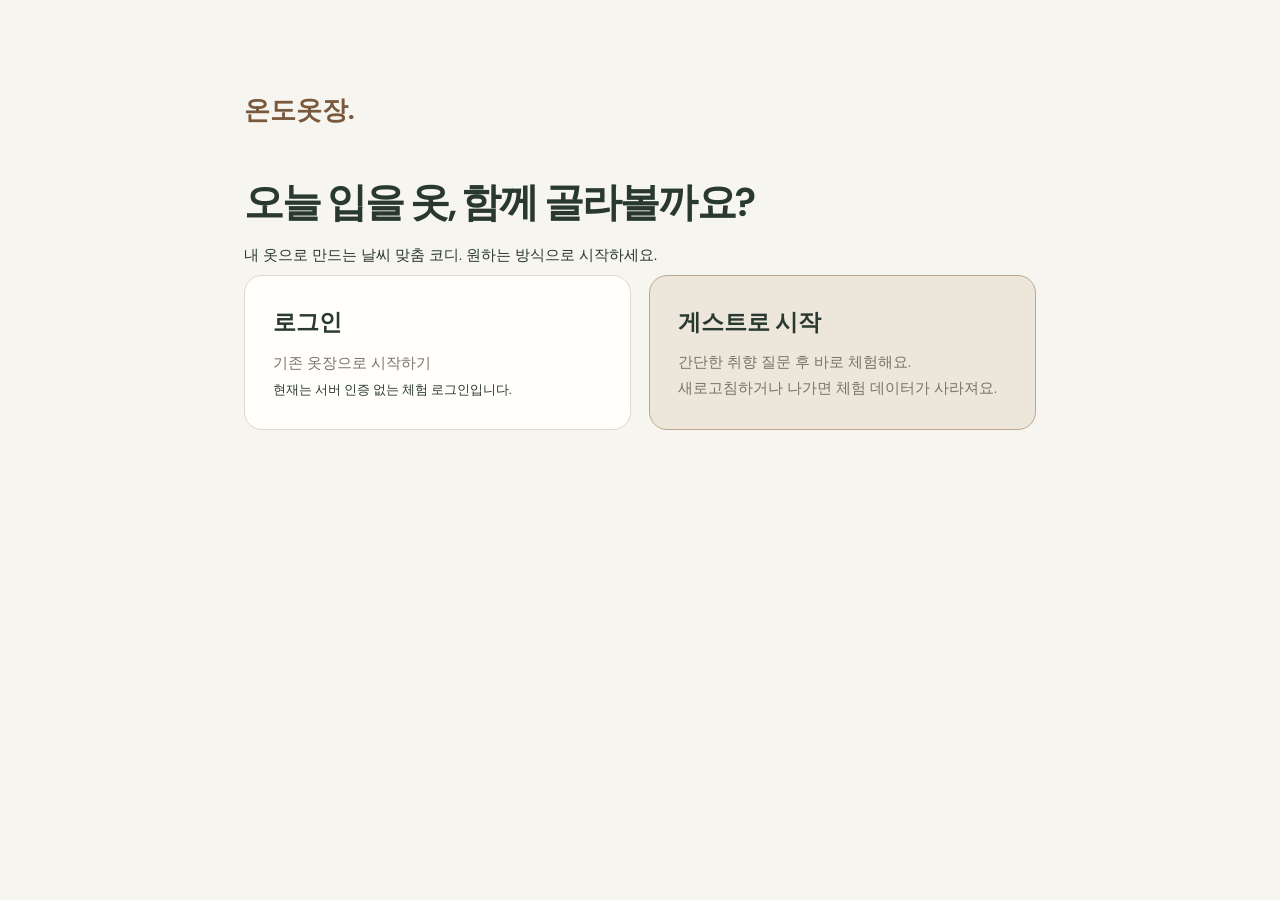
<file: backups/ondo-before-shelf-20261119/index.html>
<!doctype html><html lang="ko"><head><meta charset="utf-8"><meta name="viewport" content="width=device-width,initial-scale=1"><title>온도옷장 · 오늘의 날씨, 오늘의 옷</title>
<link rel="stylesheet" href="assets/css/style-01.css"><link rel="stylesheet" href="assets/css/style-02.css"><link rel="stylesheet" href="assets/css/onboarding.css"></head><body class="entry-mode"><script src="assets/js/session.js"></script>
<header><div class="brand">온도<span>옷장.</span></div><small>WEATHER MEETS WARDROBE</small></header>
<main><div class="intro"><div class="eyebrow">DRESS FOR YOUR DAY<h1>오늘, 겉옷 챙길까?</h1></div><p class="muted">날씨부터 목적지까지.<br>나가기 전, 오늘의 옷을 골라보세요.</p></div>
<div class="layout"><aside class="controls"><h2>오늘의 외출</h2>
<label class="field"><span>어디에 계신가요?</span><select id="city"><option value="37.5665,126.978">서울</option><option value="35.1796,129.0756">부산</option><option value="35.8714,128.6014">대구</option><option value="37.4563,126.7052">인천</option><option value="36.3504,127.3845">대전</option><option value="35.1595,126.8526">광주</option><option value="33.4996,126.5312">제주</option></select></label>
<button class="primary" id="fetchWeather">오늘 날씨 가져오기</button><p id="status" role="status">날씨를 불러오거나 아래에 직접 입력해 주세요.</p>
<label class="field"><span>코디 스타일</span><select id="gender"><option value="men">남성 코디</option><option value="women">여성 코디</option></select></label><label class="field age-field"><span>나이대</span><select id="ageGroup"><option value="">선택 안 함</option><option value="teens">10대</option><option value="20s">20대</option><option value="30s">30대</option><option value="40s">40대</option><option value="50s">50대</option><option value="60plus">60대 이상</option></select></label><div class="field"><span>어디로 가나요?</span><div class="places" id="places"><button data-place="office" aria-pressed="true">출근 · 미팅</button><button data-place="cafe" aria-pressed="false">카페 · 데이트</button><button data-place="outdoor" aria-pressed="false">산책 · 야외</button><button data-place="formal" aria-pressed="false">격식 있는 자리</button></div></div>
<label class="field"><span>추위를 타는 편인가요?</span><select id="sensitivity"><option value="0">보통이에요</option><option value="-3">추위를 많이 타요</option><option value="3">더위를 많이 타요</option></select></label>
<details><summary>날씨 직접 입력하기</summary><form id="manual" class="manual"><label>최저 기온 °C<input id="low" type="number" min="-50" max="55" value="11" required></label><label>최고 기온 °C<input id="high" type="number" min="-50" max="55" value="22" required></label><label>현재 체감 °C<input id="feel" type="number" min="-60" max="60" value="17" required></label><label>비·눈<select id="condition"><option value="dry">맑음·흐림</option><option value="rain">비</option><option value="snow">눈</option></select></label><button type="submit">입력한 날씨로 추천</button></form></details>
</aside><section id="result" aria-live="polite"><div class="weather"><div class="weather-top"><div><div id="weatherLabel" class="eyebrow">직접 입력 예시 · 간절기</div><div class="temperature" id="temperature">17°</div><span id="conditionLabel">체감 기온 · 비·눈 없음</span></div><div id="weatherIcon" class="weather-icon" aria-hidden="true">☀</div></div><div class="metrics"><div>최저 / 최고<strong id="range">11° / 22°</strong></div><div>일교차<strong id="gap">11°</strong></div><div>강수 확률<strong id="rainChance">미입력</strong></div></div><p class="advice" id="weatherAdvice"></p></div>
<div class="cards"><article class="card"><div class="symbol" aria-hidden="true">🧥</div><h3 id="outerTitle"></h3><p id="outerText"></p></article><article class="card"><div class="symbol" aria-hidden="true">👟</div><h3 id="shoeTitle"></h3><p id="shoeText"></p><p class="note" id="avoidShoes"></p></article></div>
<div class="mannequin-panel"><div><div class="eyebrow">YOUR OUTFIT</div><h2>오늘의 코디 미리보기</h2><p class="muted" id="outfitCaption"></p><p class="note">추천 색상과 옷의 조합을 표현한 간단한 마네킹입니다.</p></div><div class="figure-stage"><div id="mannequin" class="mannequin"><div class="figure-head"></div><div class="figure-neck"></div><div class="figure-top"></div><div class="figure-arm left"></div><div class="figure-arm right"></div><div class="figure-outer left"></div><div class="figure-outer right"></div><div class="figure-waist"></div><div class="figure-leg left"></div><div class="figure-leg right"></div><div class="figure-skirt"></div><div class="figure-shoe left"></div><div class="figure-shoe right"></div></div></div></div><div class="look"><div><div class="eyebrow" style="color:#c8d5ae">TODAY’S PALETTE</div><h2 id="lookTitle"></h2><p class="muted" id="lookDescription"></p><div class="swatches" id="swatches"></div><small id="colorNames"></small></div><div class="look-list" id="lookList"></div></div>
<footer>추천은 기온과 장소에 따른 기본 가이드입니다. 개인의 활동량과 체감에 맞춰 조절하세요.<br>예보 제공 · <a href="https://open-meteo.com/" target="_blank" rel="noopener">Open-Meteo</a> · 조회 실패 시 직접 입력으로 사용할 수 있습니다.</footer>
</section></div></main>
<script type="text/plain" data-app-script="assets/js/weather.js"></script>

<link rel="stylesheet" href="assets/css/style-03.css">
<script type="text/plain" data-app-script="assets/js/wardrobe.js"></script>
<script type="text/plain" data-app-script="assets/js/mannequin.js"></script>

<link rel="stylesheet" href="assets/css/style-04.css">
<script type="text/plain" data-app-script="assets/js/body-controls.js"></script>

<link rel="stylesheet" href="assets/css/style-05.css">
<script type="text/plain" data-app-script="assets/js/pinterest.js?v=2"></script>

<link rel="stylesheet" href="assets/css/style-06.css?v=4">
<script type="text/plain" data-app-script="assets/js/inspiration.js?v=5"></script>

<link rel="stylesheet" href="assets/css/style-07.css">
<script type="text/plain" data-app-script="assets/js/navigation.js"></script>
<link rel="stylesheet" href="assets/css/style-08.css">
<script type="text/plain" data-app-script="assets/js/personalization.js"></script><link rel="stylesheet" href="assets/css/style-09.css"><script type="text/plain" data-app-script="assets/js/upload-guide.js"></script><script src="assets/js/onboarding.js"></script></body></html>
</file>
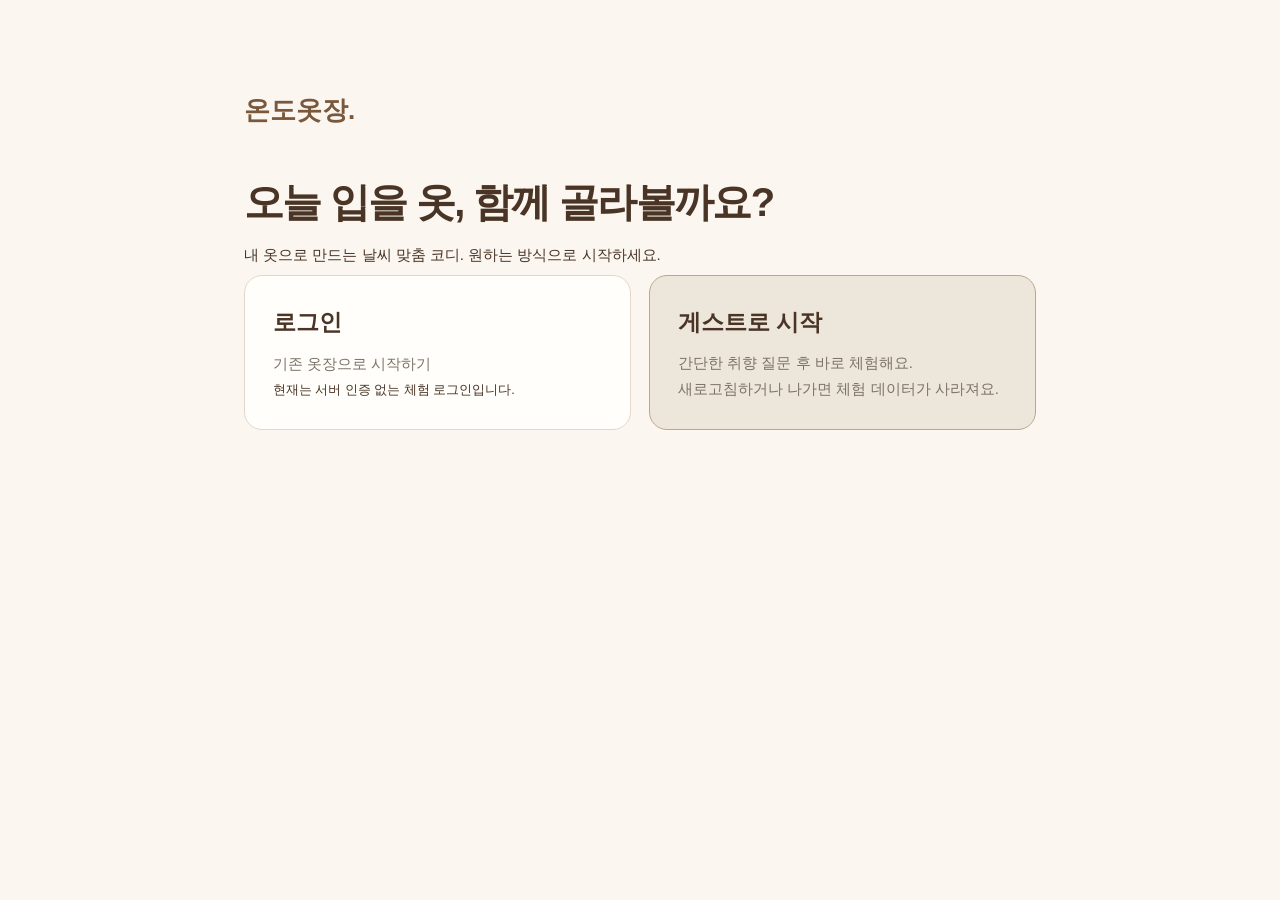
<file: backups/pre-modern/index.html>
<!doctype html><html lang="ko"><head><meta charset="utf-8"><meta name="viewport" content="width=device-width,initial-scale=1"><title>온도옷장 · 오늘의 날씨, 오늘의 옷</title>
<link rel="stylesheet" href="assets/css/style-01.css"><link rel="stylesheet" href="assets/css/style-02.css"><link rel="stylesheet" href="assets/css/onboarding.css"></head><body class="entry-mode"><script src="assets/js/session.js"></script>
<header><div class="brand">온도<span>옷장.</span></div><small>WEATHER MEETS WARDROBE</small></header>
<main><div class="intro"><div class="eyebrow">DRESS FOR YOUR DAY<h1>오늘, 겉옷 챙길까?</h1></div><p class="muted">날씨부터 목적지까지.<br>나가기 전, 오늘의 옷을 골라보세요.</p></div>
<div class="layout"><aside class="controls"><h2>오늘의 외출</h2>
<label class="field"><span>어디에 계신가요?</span><select id="city"><option value="37.5665,126.978">서울</option><option value="35.1796,129.0756">부산</option><option value="35.8714,128.6014">대구</option><option value="37.4563,126.7052">인천</option><option value="36.3504,127.3845">대전</option><option value="35.1595,126.8526">광주</option><option value="33.4996,126.5312">제주</option></select></label>
<button class="primary" id="fetchWeather">오늘 날씨 가져오기</button><p id="status" role="status">날씨를 불러오거나 아래에 직접 입력해 주세요.</p>
<label class="field"><span>코디 스타일</span><select id="gender"><option value="men">남성 코디</option><option value="women">여성 코디</option></select></label><label class="field age-field"><span>나이대</span><select id="ageGroup"><option value="">선택 안 함</option><option value="teens">10대</option><option value="20s">20대</option><option value="30s">30대</option><option value="40s">40대</option><option value="50s">50대</option><option value="60plus">60대 이상</option></select></label><div class="field"><span>어디로 가나요?</span><div class="places" id="places"><button data-place="office" aria-pressed="true">출근 · 미팅</button><button data-place="cafe" aria-pressed="false">카페 · 데이트</button><button data-place="outdoor" aria-pressed="false">산책 · 야외</button><button data-place="formal" aria-pressed="false">격식 있는 자리</button></div></div>
<label class="field"><span>추위를 타는 편인가요?</span><select id="sensitivity"><option value="0">보통이에요</option><option value="-3">추위를 많이 타요</option><option value="3">더위를 많이 타요</option></select></label>
<details><summary>날씨 직접 입력하기</summary><form id="manual" class="manual"><label>최저 기온 °C<input id="low" type="number" min="-50" max="55" value="11" required></label><label>최고 기온 °C<input id="high" type="number" min="-50" max="55" value="22" required></label><label>현재 체감 °C<input id="feel" type="number" min="-60" max="60" value="17" required></label><label>비·눈<select id="condition"><option value="dry">맑음·흐림</option><option value="rain">비</option><option value="snow">눈</option></select></label><button type="submit">입력한 날씨로 추천</button></form></details>
</aside><section id="result" aria-live="polite"><div class="weather"><div class="weather-top"><div><div id="weatherLabel" class="eyebrow">직접 입력 예시 · 간절기</div><div class="temperature" id="temperature">17°</div><span id="conditionLabel">체감 기온 · 비·눈 없음</span></div><div id="weatherIcon" class="weather-icon" aria-hidden="true">☀</div></div><div class="metrics"><div>최저 / 최고<strong id="range">11° / 22°</strong></div><div>일교차<strong id="gap">11°</strong></div><div>강수 확률<strong id="rainChance">미입력</strong></div></div><p class="advice" id="weatherAdvice"></p></div>
<div class="cards"><article class="card"><div class="symbol" aria-hidden="true">🧥</div><h3 id="outerTitle"></h3><p id="outerText"></p></article><article class="card"><div class="symbol" aria-hidden="true">👟</div><h3 id="shoeTitle"></h3><p id="shoeText"></p><p class="note" id="avoidShoes"></p></article></div>
<div class="mannequin-panel"><div><div class="eyebrow">YOUR OUTFIT</div><h2>오늘의 코디 미리보기</h2><p class="muted" id="outfitCaption"></p><p class="note">추천 색상과 옷의 조합을 표현한 간단한 마네킹입니다.</p></div><div class="figure-stage"><div id="mannequin" class="mannequin"><div class="figure-head"></div><div class="figure-neck"></div><div class="figure-top"></div><div class="figure-arm left"></div><div class="figure-arm right"></div><div class="figure-outer left"></div><div class="figure-outer right"></div><div class="figure-waist"></div><div class="figure-leg left"></div><div class="figure-leg right"></div><div class="figure-skirt"></div><div class="figure-shoe left"></div><div class="figure-shoe right"></div></div></div></div><div class="look"><div><div class="eyebrow" style="color:#c8d5ae">TODAY’S PALETTE</div><h2 id="lookTitle"></h2><p class="muted" id="lookDescription"></p><div class="swatches" id="swatches"></div><small id="colorNames"></small></div><div class="look-list" id="lookList"></div></div>
<footer>추천은 기온과 장소에 따른 기본 가이드입니다. 개인의 활동량과 체감에 맞춰 조절하세요.<br>예보 제공 · <a href="https://open-meteo.com/" target="_blank" rel="noopener">Open-Meteo</a> · 조회 실패 시 직접 입력으로 사용할 수 있습니다.</footer>
</section></div></main>
<script type="text/plain" data-app-script="assets/js/weather.js"></script>

<link rel="stylesheet" href="assets/css/style-03.css">
<script type="text/plain" data-app-script="assets/js/wardrobe.js?v=mvp1"></script>
<script type="text/plain" data-app-script="assets/js/mannequin.js"></script>

<link rel="stylesheet" href="assets/css/style-04.css">
<script type="text/plain" data-app-script="assets/js/body-controls.js"></script>

<link rel="stylesheet" href="assets/css/style-05.css">
<script type="text/plain" data-app-script="assets/js/pinterest.js?v=2"></script>

<link rel="stylesheet" href="assets/css/style-06.css?v=4">
<script type="text/plain" data-app-script="assets/js/inspiration.js?v=5"></script>

<link rel="stylesheet" href="assets/css/style-07.css">
<script type="text/plain" data-app-script="assets/js/navigation.js"></script>
<link rel="stylesheet" href="assets/css/style-08.css">
<link rel="stylesheet" href="assets/css/style-09.css"><script type="text/plain" data-app-script="assets/js/upload-guide.js"></script><link rel="stylesheet" href="assets/css/shelf.css?v=1"><script type="text/plain" data-app-script="assets/js/shelf.js?v=1"></script><script src="assets/js/onboarding.js"></script></body></html>
</file>
<file: backups/ondo-before-shelf-20261119/assets/css/style-01.css>
@import url('https://fonts.googleapis.com/css2?family=DM+Sans:wght@400;500;600;700&display=swap');
*{box-sizing:border-box}body{margin:0;background:#f7f5ef;color:#29392f;font:15px/1.6 "DM Sans","Malgun Gothic",sans-serif}button,input,select{font:inherit}button{cursor:pointer}header{max-width:1220px;margin:auto;padding:25px 28px;display:flex;justify-content:space-between;border-bottom:1px solid #dce1d7}.brand{font-size:23px;font-weight:700;letter-spacing:-1px}.brand span{color:#8c9b5b}header small{color:#798476}main{max-width:1220px;margin:auto;padding:42px 28px}.intro{display:flex;justify-content:space-between;align-items:end;margin-bottom:28px}h1{font-size:clamp(32px,4vw,52px);letter-spacing:-2px;line-height:1.25;margin:8px 0 16px}h2{font-size:23px;letter-spacing:-.7px;margin:0 0 14px}h3{margin:0 0 8px;font-size:17px}p{margin:8px 0}.muted{color:#788374}.eyebrow{font-size:11px;letter-spacing:2px;color:#7e895e;font-weight:bold}.layout{display:grid;grid-template-columns:320px 1fr;gap:24px}.controls{background:#fffefa;border:1px solid #e0e4d9;padding:24px;border-radius:20px;align-self:start}.field{display:grid;gap:7px;margin-bottom:18px}.field>span{font-size:12px;font-weight:bold}select,input{width:100%;background:white;border:1px solid #d7dece;border-radius:9px;padding:10px;color:inherit}button{border:1px solid #d7dece;border-radius:9px;padding:10px 14px;background:white;color:inherit}.primary{background:#344f3e;color:white;border:0;width:100%}.places{display:flex;flex-wrap:wrap;gap:7px}.places button{font-size:12px;padding:8px 10px}.places button[aria-pressed=true]{background:#e8eddd;border-color:#8a9b70}.weather{background:#e9eecf;border-radius:20px;padding:27px;position:relative;overflow:hidden}.weather-top{display:flex;justify-content:space-between;align-items:start}.temperature{font-size:66px;letter-spacing:-4px;line-height:1.2}.weather-icon{font-size:66px}.metrics{display:flex;gap:28px;margin-top:18px;font-size:12px}.metrics strong{display:block;font-size:18px}.advice{margin:20px 0 0;background:#ffffff90;padding:13px 16px;border-radius:10px}.cards{display:grid;grid-template-columns:1fr 1fr;gap:16px;margin:20px 0}.card{background:#fffefa;border:1px solid #e1e4db;border-radius:18px;padding:24px}.card .symbol{font-size:30px;margin-bottom:10px}.look{background:#344f3e;color:#f4f5ed;border-radius:20px;padding:26px;display:grid;grid-template-columns:1fr 1fr;gap:24px}.look .muted{color:#c2ceb7}.swatches{display:flex;margin:18px 0 10px;gap:8px}.swatch{flex:1;height:74px;border:1px solid #ffffff33;border-radius:10px}.look-list{border-left:1px solid #ffffff25;padding-left:23px}.look-list p{margin:0;padding:10px 0;border-bottom:1px solid #ffffff25}.look-list small{display:block;color:#b8c7b0}details{margin-top:20px;font-size:12px}summary{cursor:pointer}.manual{display:grid;grid-template-columns:1fr 1fr;gap:9px;margin-top:12px}.manual label{font-size:12px}.manual button{grid-column:1/-1}#status{font-size:12px;margin:12px 0;min-height:20px}footer{font-size:11px;color:#788374;margin-top:24px}footer a{color:inherit}.note{font-size:12px;color:#788374}.loading{opacity:.5}@media(max-width:820px){.layout{grid-template-columns:1fr}.controls{display:block}.intro{display:block}main{padding:25px 16px}header{padding:18px 16px}.look{grid-template-columns:1fr}.look-list{border-left:0;padding-left:0}.cards{gap:10px}.card{padding:18px}.metrics{gap:20px}}
</file>
<file: backups/ondo-before-shelf-20261119/assets/css/style-02.css>
.mannequin-panel{display:grid;grid-template-columns:1fr 220px;gap:20px;align-items:center;background:#f0eee5;border:1px solid #e1dfd3;border-radius:20px;padding:25px;margin-bottom:20px}.figure-stage{display:grid;place-items:center;min-height:340px;background:radial-gradient(ellipse at bottom,#d5d5c8 0,transparent 65%);border-radius:80px}.mannequin{position:relative;width:160px;height:315px;--outfit-top:#e8e1d3;--outfit-bottom:#394956;--outfit-outer:#8c8171}.mannequin>div{position:absolute}.figure-head{width:42px;height:52px;background:#cbc8bd;border-radius:45% 45% 42% 42%;left:59px;top:0}.figure-neck{width:19px;height:20px;background:#cbc8bd;left:70px;top:43px}.figure-top{width:82px;height:102px;left:39px;top:59px;background:var(--outfit-top);border-radius:21px 21px 7px 7px;box-shadow:inset 0 0 0 1px #00000012}.figure-arm{width:22px;height:107px;top:65px;background:var(--outfit-top);border-radius:14px 14px 8px 8px}.figure-arm.left{left:22px;transform:rotate(10deg)}.figure-arm.right{right:22px;transform:rotate(-10deg)}.figure-waist{left:42px;top:157px;width:76px;height:26px;background:var(--outfit-bottom);border-radius:4px}.figure-leg{top:175px;width:34px;height:117px;background:var(--outfit-bottom);border-radius:0 0 5px 5px}.figure-leg.left{left:42px}.figure-leg.right{right:42px}.figure-shoe{top:287px;width:40px;height:18px;background:#373932;border-radius:8px 8px 4px 4px}.figure-shoe.left{left:36px}.figure-shoe.right{right:36px}.figure-skirt{display:none;left:29px;top:174px;width:102px;height:82px;background:var(--outfit-bottom);clip-path:polygon(13% 0,87% 0,100% 100%,0 100%)}.skirt .figure-skirt{display:block}.skirt .figure-leg{background:#cbc8bd;width:22px}.skirt .figure-leg.left{left:47px}.skirt .figure-leg.right{right:47px}.figure-outer{display:none;top:59px;width:34px;height:115px;background:var(--outfit-outer);z-index:2}.figure-outer.left{left:37px;border-radius:20px 0 3px 6px;clip-path:polygon(0 0,100% 0,75% 30%,100% 100%,0 100%)}.figure-outer.right{right:37px;border-radius:0 20px 6px 3px;clip-path:polygon(0 0,100% 0,100% 100%,0 100%,25% 30%)}.with-outer .figure-outer{display:block}.with-outer .figure-arm{background:var(--outfit-outer)}.boots .figure-shoe{height:38px;top:267px;border-radius:4px 4px 5px 5px}@media(max-width:500px){.mannequin-panel{grid-template-columns:1fr}.figure-stage{min-height:330px}}
</file>
<file: backups/ondo-before-shelf-20261119/assets/css/onboarding.css>
body.entry-mode>header,body.entry-mode>main{display:none}
.entry-shell{max-width:840px;margin:55px auto;padding:35px 24px}
.entry-brand{font-weight:800;font-size:26px;color:#79583c;margin-bottom:45px}
.entry-shell h1{font-size:40px;letter-spacing:-1.7px}.entry-shell h2{margin:12px 0;font-size:30px}
.entry-subtitle{color:#7d756b;margin:15px 0 30px}.entry-options{display:grid;grid-template-columns:1fr 1fr;gap:18px}.entry-option{padding:28px;text-align:left;border-radius:18px;background:#fffefa;border:1px solid #e2d7ca}.entry-option strong{display:block;font-size:23px;margin-bottom:10px}.entry-option span{display:block;color:#7b7368;line-height:1.7}.entry-option.guest{background:#ede6db;border-color:#bca78e}
.onboard-box{background:#fffefa;padding:30px;border-radius:22px;border:1px solid #e2d7ca}.onboard-progress{display:flex;gap:8px;margin:20px 0}.onboard-progress i{height:5px;flex:1;background:#e9e5dc;border-radius:3px}.onboard-progress i.filled{background:#947253}.choice-grid{display:grid;grid-template-columns:repeat(3,1fr);gap:10px;margin:20px 0}.choice-grid button{text-align:left;padding:17px;border-radius:12px;border:1px solid #dfd9cf;background:#fff}.choice-grid button[aria-pressed=true]{border-color:#8f6a48;background:#eee1d3;color:#684629;box-shadow:inset 0 0 0 1px #8f6a48}.choice-grid button small{display:block;color:#7e766a;margin-top:5px}.onboard-actions{display:flex;gap:10px;margin-top:25px;justify-content:space-between}.onboard-actions .primary{width:auto;background:#79583c;min-width:130px}.onboard-field{max-width:220px;margin:20px 0}.session-banner{max-width:1164px;margin:16px auto;background:#eee5d8;padding:14px 20px;border-radius:12px;display:flex;gap:15px;align-items:center;justify-content:space-between;font-size:13px}.profile-summary{padding:18px;background:#f4eee5;border-radius:12px;line-height:1.9}.entry-error{color:#a64234;min-height:24px}@media(max-width:600px){.entry-options{grid-template-columns:1fr}.choice-grid{grid-template-columns:1fr 1fr}.entry-shell{margin:20px auto;padding:20px}.entry-shell h1{font-size:32px}.onboard-box{padding:20px}.session-banner{margin:12px;align-items:start}}
</file>
<file: backups/ondo-before-shelf-20261119/assets/css/style-03.css>
.figure-stage{display:none}.mannequin-panel{grid-template-columns:1fr}.studio3d{height:400px;border-radius:16px;overflow:hidden;background:#e8e7df;position:relative}.studio3d canvas{display:block;width:100%;height:100%;touch-action:none}.wardrobe{margin:24px 0;background:#fffefa;border:1px solid #e0e4d9;border-radius:20px;padding:24px}.wardrobe-form{display:grid;grid-template-columns:repeat(3,1fr);gap:10px}.wardrobe-form label{font-size:12px}.wardrobe-grid{display:grid;grid-template-columns:repeat(auto-fill,minmax(130px,1fr));gap:12px;margin:16px 0}.garment{border:1px solid #dce1d7;padding:9px;border-radius:12px}.garment img{width:100%;height:140px;object-fit:contain;background:#f3f2ec;border-radius:8px}.garment.selected{border:2px solid #466c43}.garment small{display:block}.wardrobe button{margin-top:8px}.integration{background:#f4e8e4;padding:14px;border-radius:10px;margin:15px 0}.studio-note{font-size:12px;color:#788374}@media(max-width:600px){.wardrobe-form{grid-template-columns:1fr 1fr}}
</file>
<file: backups/ondo-before-shelf-20261119/assets/css/style-04.css>
.body-controls{display:flex;flex-wrap:wrap;gap:12px;margin:16px 0}.body-controls label{flex:1}.body-controls p{width:100%;font-size:12px}.studio3d{height:500px}
</file>
<file: backups/ondo-before-shelf-20261119/assets/css/style-05.css>
.pinterest-panel{background:#fffefa;border:1px solid #e0e4d9;border-radius:18px;padding:24px;margin:20px 0}.pin-form{display:grid;grid-template-columns:1fr 150px;gap:10px}.pin-form button{grid-column:1/-1}.pin-grid{display:grid;grid-template-columns:repeat(auto-fit,minmax(220px,1fr));gap:16px;margin-top:18px}.pin-card{min-width:0;border:1px solid #e0e4d9;border-radius:12px;padding:12px;overflow:hidden}.pin-card>a{display:block;color:#536b47}.pin-actions{display:flex;justify-content:space-between;margin-top:12px}.pin-actions button{font-size:12px}.mannequin-panel,.body-controls{display:none!important}@media(max-width:500px){.pin-form{grid-template-columns:1fr}.pin-grid{grid-template-columns:1fr}}
</file>
<file: backups/ondo-before-shelf-20261119/assets/css/style-06.css>
.reference-upload{background:#eef1e5;padding:18px;border-radius:12px;margin:16px 0}.reference-form{display:grid;grid-template-columns:1fr 150px;gap:10px}.reference-form button{grid-column:1/-1}.reference-image{width:100%;height:280px;object-fit:contain;background:#f2f1eb;border-radius:9px}.reference-card.active{outline:2px solid #59734b}.inspiration-result{background:#fffefa;border:1px solid #dce1d7;border-radius:18px;padding:24px;margin:20px 0}.inspiration-result img{max-width:100%;max-height:380px;object-fit:contain;border-radius:12px}.inspiration-pair{display:grid;grid-template-columns:1fr 1fr;gap:20px}.mini-outfit{display:grid;grid-template-columns:1fr 1fr;gap:10px}.mini-outfit img{height:130px;width:100%;object-fit:contain}.mini-outfit p{font-size:12px}.integration{display:none}@media(max-width:600px){.reference-form,.inspiration-pair{grid-template-columns:1fr}}/* Quiet reference-image carousel */
.pinterest-panel{min-width:0;overflow:hidden;padding:28px!important;background:#fffcf8!important;border-color:#e8dfd5!important}.style-carousel-heading{display:flex;align-items:center;justify-content:space-between;gap:16px;margin-bottom:22px}.style-carousel-heading h2{margin:0 0 8px}.style-carousel-heading p,.style-source{margin:0;color:#8b7969;font-size:13px}.style-motion{flex-shrink:0;border:1px solid #ddd0c2;border-radius:20px;background:#fff9f2;color:#785b43;padding:8px 14px;cursor:pointer}.style-carousel{overflow:hidden;border-radius:16px}.style-track{display:flex;width:max-content;animation:style-drift-right 90s linear infinite;will-change:transform}.style-group{display:flex;gap:18px;padding-right:18px;flex-shrink:0}.style-photo-card{position:relative;display:block;flex:0 0 220px;width:220px;height:310px;border-radius:16px;overflow:hidden;background:#eadfd3;color:white;text-decoration:none}.style-photo-card img{width:100%;height:100%;object-fit:cover;display:block}.style-photo-card img[hidden]{display:none}.style-photo-card span{position:absolute;bottom:0;left:0;right:0;padding:44px 16px 18px;background:linear-gradient(transparent,#35261bc9);font-size:14px;font-weight:600}.style-photo-card:focus-visible{outline:3px solid #936a47;outline-offset:-4px}.style-source{margin-top:16px}.style-carousel:hover .style-track,.style-carousel:focus-within .style-track,.is-paused .style-track{animation-play-state:paused}.image-unavailable{background:linear-gradient(135deg,#ddcbb8,#a48a71)}
@keyframes style-drift-right{from{transform:translateX(-50%)}to{transform:translateX(0)}}
@media(prefers-reduced-motion:reduce){.style-track{animation:none;transform:none}.style-carousel{overflow-x:auto}.style-group[aria-hidden]{display:none}.style-motion{display:none}}
@media(max-width:600px){.pinterest-panel{padding:20px!important}.style-photo-card{width:180px;flex-basis:180px;height:260px}.style-carousel-heading{align-items:flex-start}.style-carousel-heading h2{font-size:21px}}
#result{min-width:0;max-width:100%}.style-carousel{max-width:100%}.pinterest-panel{box-sizing:border-box;width:100%}
</file>
<file: backups/ondo-before-shelf-20261119/assets/css/style-07.css>
.app-tabs{display:flex;gap:8px;max-width:1220px;margin:0 auto;padding:18px 28px 0}.app-tabs button[aria-selected=true]{background:#344f3e;color:white;border-color:#344f3e}.closet-page{max-width:1220px;margin:auto;padding:30px 28px}.closet-page .wardrobe{margin:0}.closet-page .wardrobe-grid{grid-template-columns:repeat(auto-fill,minmax(190px,1fr))}.closet-page .garment img{height:230px}.closet-filters{display:flex;gap:8px;flex-wrap:wrap;margin:20px 0}.closet-filters button[aria-pressed=true]{background:#e8eddd;border-color:#8a9b70}.closet-empty{padding:28px;border:1px dashed #ccd4bf;border-radius:12px;color:#788374}.owned-outfit{padding:24px;border:1px solid #dde3d4;border-radius:18px;background:#fffefa;margin:20px 0}.owned-grid{display:grid;grid-template-columns:repeat(auto-fit,minmax(120px,1fr));gap:12px}.owned-grid img{width:100%;height:180px;object-fit:contain;background:#f3f2ec;border-radius:9px}.photo-preview{max-width:160px;max-height:180px;object-fit:contain;border-radius:8px}[hidden]{display:none!important}@media(max-width:600px){.closet-page{padding:20px 16px}.app-tabs{padding:15px 16px 0}}
</file>
<file: backups/ondo-before-shelf-20261119/assets/css/style-08.css>
.personal-settings{background:#edf1e5;padding:20px;border-radius:14px;margin:18px 0}.personal-settings label{display:flex;align-items:center;gap:10px}.personal-settings input{width:auto}.feedback-row{display:grid;grid-template-columns:1fr 1.3fr 1fr;gap:10px;align-items:center;margin:12px 0}.feedback-row button{font-size:12px}#personalFeedback{margin-top:20px}#personalFeedback h3{margin-top:22px}.feeling-button{margin:5px}.garment select{font-size:12px;margin-top:9px}.garment button{font-size:12px;padding:7px}@media(max-width:600px){.feedback-row{grid-template-columns:1fr}}
</file>
<file: backups/ondo-before-shelf-20261119/assets/css/style-09.css>
.wardrobe-form{padding:24px;background:#f7f6f0;border-radius:18px;gap:18px;margin-top:18px}.wardrobe-form label{display:grid;gap:7px;font-size:13px;font-weight:600}.upload-photo{grid-column:1/-1;display:grid!important;place-items:center;background:#fff;border:2px dashed #b5c4a5;border-radius:14px;padding:26px;min-height:170px;text-align:center}.upload-photo input{max-width:350px;font-weight:400}.upload-photo .photo-preview{max-width:240px;max-height:230px}.upload-help{font-size:13px;font-weight:400;color:#6b7862}.upload-heading{font-size:20px}.garment-editor{width:min(560px,94vw);border:1px solid #d7dece;border-radius:20px;padding:24px;max-height:90vh;overflow:auto;color:#29392f}.garment-editor::backdrop{background:#17221988}.garment-editor form{display:grid;gap:13px}.garment-editor label{display:grid;gap:6px;font-size:13px}.edit-preview{width:100%;height:240px;object-fit:contain;background:#f4f3ed;border-radius:12px}.editor-actions{display:flex;gap:10px}.editor-actions .primary{width:auto;flex:1}.upload-steps{display:flex;gap:12px;flex-wrap:wrap;color:#50633f;font-size:13px;margin:15px 0}.upload-steps span{background:#edf2e5;border-radius:20px;padding:7px 13px}
/* Spacious photo registration */
#garmentForm{display:flex;flex-direction:column;padding:28px;background:#faf7f3;border:1px solid #e8ddd2;border-radius:24px;gap:16px;color:#49372c}
#garmentForm .upload-section-title{font-size:20px;margin:0 0 4px}
#garmentForm .upload-photo{position:relative;display:flex!important;flex-direction:column;justify-content:center;align-items:center;gap:18px;width:100%;min-height:320px;padding:32px 24px;box-sizing:border-box;background:#fffdfb;border:2px dashed #c8ac91;border-radius:20px;cursor:pointer;transition:background .2s,border-color .2s}
#garmentForm .upload-photo:hover,#garmentForm .upload-photo.drag-over{background:#f1e6db;border-color:#805b40}
#garmentForm .upload-photo:focus-within{outline:3px solid #805b40;outline-offset:4px}
#garmentForm .upload-photo input[type=file]{position:absolute;inset:0;width:100%;height:100%;opacity:0;cursor:pointer;margin:0;z-index:2}
.upload-intro{display:flex;flex-direction:column;align-items:center;gap:14px;pointer-events:none}.upload-icon{display:grid;place-items:center;width:64px;height:64px;border-radius:20px;background:#eee1d4;color:#805b40;font-size:38px;font-weight:400}.upload-heading{font-size:24px;line-height:1.5;color:#49372c}.upload-help{font-size:16px;color:#786859}.upload-format{font-size:12px;color:#938477}.upload-file-status{margin:0;font-size:14px;overflow-wrap:anywhere;color:#805b40}
#garmentForm .photo-preview{width:100%;max-width:420px;max-height:320px;object-fit:contain;border-radius:14px;background:#f4ede6}.upload-photo.has-photo .upload-icon{display:none}.upload-photo.has-photo .upload-heading{font-size:18px}
#garmentForm .upload-details{display:grid;grid-template-columns:repeat(2,minmax(0,1fr));gap:22px;padding:28px;background:white;border:1px solid #e8ddd2;border-radius:20px}.upload-details h3{grid-column:1/-1;margin:0;font-size:20px}.upload-details label{font-size:15px!important;gap:10px!important}.upload-details input:not([type=checkbox]),.upload-details select{min-height:50px;width:100%;box-sizing:border-box;border:1px solid #ded3c9;border-radius:12px;background:#fffdfb;padding:12px;font-size:16px}.upload-details input[type=color]{padding:6px!important}.upload-details label:has(input[type=checkbox]){display:flex!important;align-items:center;gap:10px}.upload-details button.primary{grid-column:1/-1;min-height:56px;background:#805b40;color:#fff;border-radius:14px;font-size:17px;margin:0}
@media(max-width:640px){#garmentForm{padding:16px}.upload-heading{font-size:20px}.upload-help{font-size:14px}#garmentForm .upload-details{grid-template-columns:1fr;padding:20px}#garmentForm .upload-photo{min-height:280px;padding:24px 16px}}
</file>
<file: backups/pre-modern/assets/css/style-01.css>
@import url('https://fonts.googleapis.com/css2?family=DM+Sans:wght@400;500;600;700&display=swap');
*{box-sizing:border-box}body{margin:0;background:#f7f5ef;color:#29392f;font:15px/1.6 "DM Sans","Malgun Gothic",sans-serif}button,input,select{font:inherit}button{cursor:pointer}header{max-width:1220px;margin:auto;padding:25px 28px;display:flex;justify-content:space-between;border-bottom:1px solid #dce1d7}.brand{font-size:23px;font-weight:700;letter-spacing:-1px}.brand span{color:#8c9b5b}header small{color:#798476}main{max-width:1220px;margin:auto;padding:42px 28px}.intro{display:flex;justify-content:space-between;align-items:end;margin-bottom:28px}h1{font-size:clamp(32px,4vw,52px);letter-spacing:-2px;line-height:1.25;margin:8px 0 16px}h2{font-size:23px;letter-spacing:-.7px;margin:0 0 14px}h3{margin:0 0 8px;font-size:17px}p{margin:8px 0}.muted{color:#788374}.eyebrow{font-size:11px;letter-spacing:2px;color:#7e895e;font-weight:bold}.layout{display:grid;grid-template-columns:320px 1fr;gap:24px}.controls{background:#fffefa;border:1px solid #e0e4d9;padding:24px;border-radius:20px;align-self:start}.field{display:grid;gap:7px;margin-bottom:18px}.field>span{font-size:12px;font-weight:bold}select,input{width:100%;background:white;border:1px solid #d7dece;border-radius:9px;padding:10px;color:inherit}button{border:1px solid #d7dece;border-radius:9px;padding:10px 14px;background:white;color:inherit}.primary{background:#344f3e;color:white;border:0;width:100%}.places{display:flex;flex-wrap:wrap;gap:7px}.places button{font-size:12px;padding:8px 10px}.places button[aria-pressed=true]{background:#e8eddd;border-color:#8a9b70}.weather{background:#e9eecf;border-radius:20px;padding:27px;position:relative;overflow:hidden}.weather-top{display:flex;justify-content:space-between;align-items:start}.temperature{font-size:66px;letter-spacing:-4px;line-height:1.2}.weather-icon{font-size:66px}.metrics{display:flex;gap:28px;margin-top:18px;font-size:12px}.metrics strong{display:block;font-size:18px}.advice{margin:20px 0 0;background:#ffffff90;padding:13px 16px;border-radius:10px}.cards{display:grid;grid-template-columns:1fr 1fr;gap:16px;margin:20px 0}.card{background:#fffefa;border:1px solid #e1e4db;border-radius:18px;padding:24px}.card .symbol{font-size:30px;margin-bottom:10px}.look{background:#344f3e;color:#f4f5ed;border-radius:20px;padding:26px;display:grid;grid-template-columns:1fr 1fr;gap:24px}.look .muted{color:#c2ceb7}.swatches{display:flex;margin:18px 0 10px;gap:8px}.swatch{flex:1;height:74px;border:1px solid #ffffff33;border-radius:10px}.look-list{border-left:1px solid #ffffff25;padding-left:23px}.look-list p{margin:0;padding:10px 0;border-bottom:1px solid #ffffff25}.look-list small{display:block;color:#b8c7b0}details{margin-top:20px;font-size:12px}summary{cursor:pointer}.manual{display:grid;grid-template-columns:1fr 1fr;gap:9px;margin-top:12px}.manual label{font-size:12px}.manual button{grid-column:1/-1}#status{font-size:12px;margin:12px 0;min-height:20px}footer{font-size:11px;color:#788374;margin-top:24px}footer a{color:inherit}.note{font-size:12px;color:#788374}.loading{opacity:.5}@media(max-width:820px){.layout{grid-template-columns:1fr}.controls{display:block}.intro{display:block}main{padding:25px 16px}header{padding:18px 16px}.look{grid-template-columns:1fr}.look-list{border-left:0;padding-left:0}.cards{gap:10px}.card{padding:18px}.metrics{gap:20px}}
</file>
<file: backups/pre-modern/assets/css/style-02.css>
.mannequin-panel{display:grid;grid-template-columns:1fr 220px;gap:20px;align-items:center;background:#f0eee5;border:1px solid #e1dfd3;border-radius:20px;padding:25px;margin-bottom:20px}.figure-stage{display:grid;place-items:center;min-height:340px;background:radial-gradient(ellipse at bottom,#d5d5c8 0,transparent 65%);border-radius:80px}.mannequin{position:relative;width:160px;height:315px;--outfit-top:#e8e1d3;--outfit-bottom:#394956;--outfit-outer:#8c8171}.mannequin>div{position:absolute}.figure-head{width:42px;height:52px;background:#cbc8bd;border-radius:45% 45% 42% 42%;left:59px;top:0}.figure-neck{width:19px;height:20px;background:#cbc8bd;left:70px;top:43px}.figure-top{width:82px;height:102px;left:39px;top:59px;background:var(--outfit-top);border-radius:21px 21px 7px 7px;box-shadow:inset 0 0 0 1px #00000012}.figure-arm{width:22px;height:107px;top:65px;background:var(--outfit-top);border-radius:14px 14px 8px 8px}.figure-arm.left{left:22px;transform:rotate(10deg)}.figure-arm.right{right:22px;transform:rotate(-10deg)}.figure-waist{left:42px;top:157px;width:76px;height:26px;background:var(--outfit-bottom);border-radius:4px}.figure-leg{top:175px;width:34px;height:117px;background:var(--outfit-bottom);border-radius:0 0 5px 5px}.figure-leg.left{left:42px}.figure-leg.right{right:42px}.figure-shoe{top:287px;width:40px;height:18px;background:#373932;border-radius:8px 8px 4px 4px}.figure-shoe.left{left:36px}.figure-shoe.right{right:36px}.figure-skirt{display:none;left:29px;top:174px;width:102px;height:82px;background:var(--outfit-bottom);clip-path:polygon(13% 0,87% 0,100% 100%,0 100%)}.skirt .figure-skirt{display:block}.skirt .figure-leg{background:#cbc8bd;width:22px}.skirt .figure-leg.left{left:47px}.skirt .figure-leg.right{right:47px}.figure-outer{display:none;top:59px;width:34px;height:115px;background:var(--outfit-outer);z-index:2}.figure-outer.left{left:37px;border-radius:20px 0 3px 6px;clip-path:polygon(0 0,100% 0,75% 30%,100% 100%,0 100%)}.figure-outer.right{right:37px;border-radius:0 20px 6px 3px;clip-path:polygon(0 0,100% 0,100% 100%,0 100%,25% 30%)}.with-outer .figure-outer{display:block}.with-outer .figure-arm{background:var(--outfit-outer)}.boots .figure-shoe{height:38px;top:267px;border-radius:4px 4px 5px 5px}@media(max-width:500px){.mannequin-panel{grid-template-columns:1fr}.figure-stage{min-height:330px}}
</file>
<file: backups/pre-modern/assets/css/onboarding.css>
body.entry-mode>header,body.entry-mode>main{display:none}
.entry-shell{max-width:840px;margin:55px auto;padding:35px 24px}
.entry-brand{font-weight:800;font-size:26px;color:#79583c;margin-bottom:45px}
.entry-shell h1{font-size:40px;letter-spacing:-1.7px}.entry-shell h2{margin:12px 0;font-size:30px}
.entry-subtitle{color:#7d756b;margin:15px 0 30px}.entry-options{display:grid;grid-template-columns:1fr 1fr;gap:18px}.entry-option{padding:28px;text-align:left;border-radius:18px;background:#fffefa;border:1px solid #e2d7ca}.entry-option strong{display:block;font-size:23px;margin-bottom:10px}.entry-option span{display:block;color:#7b7368;line-height:1.7}.entry-option.guest{background:#ede6db;border-color:#bca78e}
.onboard-box{background:#fffefa;padding:30px;border-radius:22px;border:1px solid #e2d7ca}.onboard-progress{display:flex;gap:8px;margin:20px 0}.onboard-progress i{height:5px;flex:1;background:#e9e5dc;border-radius:3px}.onboard-progress i.filled{background:#947253}.choice-grid{display:grid;grid-template-columns:repeat(3,1fr);gap:10px;margin:20px 0}.choice-grid button{text-align:left;padding:17px;border-radius:12px;border:1px solid #dfd9cf;background:#fff}.choice-grid button[aria-pressed=true]{border-color:#8f6a48;background:#eee1d3;color:#684629;box-shadow:inset 0 0 0 1px #8f6a48}.choice-grid button small{display:block;color:#7e766a;margin-top:5px}.onboard-actions{display:flex;gap:10px;margin-top:25px;justify-content:space-between}.onboard-actions .primary{width:auto;background:#79583c;min-width:130px}.onboard-field{max-width:220px;margin:20px 0}.session-banner{max-width:1164px;margin:16px auto;background:#eee5d8;padding:14px 20px;border-radius:12px;display:flex;gap:15px;align-items:center;justify-content:space-between;font-size:13px}.profile-summary{padding:18px;background:#f4eee5;border-radius:12px;line-height:1.9}.entry-error{color:#a64234;min-height:24px}@media(max-width:600px){.entry-options{grid-template-columns:1fr}.choice-grid{grid-template-columns:1fr 1fr}.entry-shell{margin:20px auto;padding:20px}.entry-shell h1{font-size:32px}.onboard-box{padding:20px}.session-banner{margin:12px;align-items:start}}
</file>
<file: backups/pre-modern/assets/css/style-03.css>
.figure-stage{display:none}.mannequin-panel{grid-template-columns:1fr}.studio3d{height:400px;border-radius:16px;overflow:hidden;background:#e8e7df;position:relative}.studio3d canvas{display:block;width:100%;height:100%;touch-action:none}.wardrobe{margin:24px 0;background:#fffefa;border:1px solid #e0e4d9;border-radius:20px;padding:24px}.wardrobe-form{display:grid;grid-template-columns:repeat(3,1fr);gap:10px}.wardrobe-form label{font-size:12px}.wardrobe-grid{display:grid;grid-template-columns:repeat(auto-fill,minmax(130px,1fr));gap:12px;margin:16px 0}.garment{border:1px solid #dce1d7;padding:9px;border-radius:12px}.garment img{width:100%;height:140px;object-fit:contain;background:#f3f2ec;border-radius:8px}.garment.selected{border:2px solid #466c43}.garment small{display:block}.wardrobe button{margin-top:8px}.integration{background:#f4e8e4;padding:14px;border-radius:10px;margin:15px 0}.studio-note{font-size:12px;color:#788374}@media(max-width:600px){.wardrobe-form{grid-template-columns:1fr 1fr}}
</file>
<file: backups/pre-modern/assets/css/style-04.css>
.body-controls{display:flex;flex-wrap:wrap;gap:12px;margin:16px 0}.body-controls label{flex:1}.body-controls p{width:100%;font-size:12px}.studio3d{height:500px}
</file>
<file: backups/pre-modern/assets/css/style-05.css>
.pinterest-panel{background:#fffefa;border:1px solid #e0e4d9;border-radius:18px;padding:24px;margin:20px 0}.pin-form{display:grid;grid-template-columns:1fr 150px;gap:10px}.pin-form button{grid-column:1/-1}.pin-grid{display:grid;grid-template-columns:repeat(auto-fit,minmax(220px,1fr));gap:16px;margin-top:18px}.pin-card{min-width:0;border:1px solid #e0e4d9;border-radius:12px;padding:12px;overflow:hidden}.pin-card>a{display:block;color:#536b47}.pin-actions{display:flex;justify-content:space-between;margin-top:12px}.pin-actions button{font-size:12px}.mannequin-panel,.body-controls{display:none!important}@media(max-width:500px){.pin-form{grid-template-columns:1fr}.pin-grid{grid-template-columns:1fr}}
</file>
<file: backups/pre-modern/assets/css/style-06.css>
.reference-upload{background:#eef1e5;padding:18px;border-radius:12px;margin:16px 0}.reference-form{display:grid;grid-template-columns:1fr 150px;gap:10px}.reference-form button{grid-column:1/-1}.reference-image{width:100%;height:280px;object-fit:contain;background:#f2f1eb;border-radius:9px}.reference-card.active{outline:2px solid #59734b}.inspiration-result{background:#fffefa;border:1px solid #dce1d7;border-radius:18px;padding:24px;margin:20px 0}.inspiration-result img{max-width:100%;max-height:380px;object-fit:contain;border-radius:12px}.inspiration-pair{display:grid;grid-template-columns:1fr 1fr;gap:20px}.mini-outfit{display:grid;grid-template-columns:1fr 1fr;gap:10px}.mini-outfit img{height:130px;width:100%;object-fit:contain}.mini-outfit p{font-size:12px}.integration{display:none}@media(max-width:600px){.reference-form,.inspiration-pair{grid-template-columns:1fr}}/* Quiet reference-image carousel */
.pinterest-panel{min-width:0;overflow:hidden;padding:28px!important;background:#fffcf8!important;border-color:#e8dfd5!important}.style-carousel-heading{display:flex;align-items:center;justify-content:space-between;gap:16px;margin-bottom:22px}.style-carousel-heading h2{margin:0 0 8px}.style-carousel-heading p,.style-source{margin:0;color:#8b7969;font-size:13px}.style-motion{flex-shrink:0;border:1px solid #ddd0c2;border-radius:20px;background:#fff9f2;color:#785b43;padding:8px 14px;cursor:pointer}.style-carousel{overflow:hidden;border-radius:16px}.style-track{display:flex;width:max-content;animation:style-drift-right 90s linear infinite;will-change:transform}.style-group{display:flex;gap:18px;padding-right:18px;flex-shrink:0}.style-photo-card{position:relative;display:block;flex:0 0 220px;width:220px;height:310px;border-radius:16px;overflow:hidden;background:#eadfd3;color:white;text-decoration:none}.style-photo-card img{width:100%;height:100%;object-fit:cover;display:block}.style-photo-card img[hidden]{display:none}.style-photo-card span{position:absolute;bottom:0;left:0;right:0;padding:44px 16px 18px;background:linear-gradient(transparent,#35261bc9);font-size:14px;font-weight:600}.style-photo-card:focus-visible{outline:3px solid #936a47;outline-offset:-4px}.style-source{margin-top:16px}.style-carousel:hover .style-track,.style-carousel:focus-within .style-track,.is-paused .style-track{animation-play-state:paused}.image-unavailable{background:linear-gradient(135deg,#ddcbb8,#a48a71)}
@keyframes style-drift-right{from{transform:translateX(-50%)}to{transform:translateX(0)}}
@media(prefers-reduced-motion:reduce){.style-track{animation:none;transform:none}.style-carousel{overflow-x:auto}.style-group[aria-hidden]{display:none}.style-motion{display:none}}
@media(max-width:600px){.pinterest-panel{padding:20px!important}.style-photo-card{width:180px;flex-basis:180px;height:260px}.style-carousel-heading{align-items:flex-start}.style-carousel-heading h2{font-size:21px}}
#result{min-width:0;max-width:100%}.style-carousel{max-width:100%}.pinterest-panel{box-sizing:border-box;width:100%}
</file>
<file: backups/pre-modern/assets/css/style-07.css>
.app-tabs{display:flex;gap:8px;max-width:1220px;margin:0 auto;padding:18px 28px 0}.app-tabs button[aria-selected=true]{background:#344f3e;color:white;border-color:#344f3e}.closet-page{max-width:1220px;margin:auto;padding:30px 28px}.closet-page .wardrobe{margin:0}.closet-page .wardrobe-grid{grid-template-columns:repeat(auto-fill,minmax(190px,1fr))}.closet-page .garment img{height:230px}.closet-filters{display:flex;gap:8px;flex-wrap:wrap;margin:20px 0}.closet-filters button[aria-pressed=true]{background:#e8eddd;border-color:#8a9b70}.closet-empty{padding:28px;border:1px dashed #ccd4bf;border-radius:12px;color:#788374}.owned-outfit{padding:24px;border:1px solid #dde3d4;border-radius:18px;background:#fffefa;margin:20px 0}.owned-grid{display:grid;grid-template-columns:repeat(auto-fit,minmax(120px,1fr));gap:12px}.owned-grid img{width:100%;height:180px;object-fit:contain;background:#f3f2ec;border-radius:9px}.photo-preview{max-width:160px;max-height:180px;object-fit:contain;border-radius:8px}[hidden]{display:none!important}@media(max-width:600px){.closet-page{padding:20px 16px}.app-tabs{padding:15px 16px 0}}
</file>
<file: backups/pre-modern/assets/css/style-08.css>
.personal-settings{background:#edf1e5;padding:20px;border-radius:14px;margin:18px 0}.personal-settings label{display:flex;align-items:center;gap:10px}.personal-settings input{width:auto}.feedback-row{display:grid;grid-template-columns:1fr 1.3fr 1fr;gap:10px;align-items:center;margin:12px 0}.feedback-row button{font-size:12px}#personalFeedback{margin-top:20px}#personalFeedback h3{margin-top:22px}.feeling-button{margin:5px}.garment select{font-size:12px;margin-top:9px}.garment button{font-size:12px;padding:7px}@media(max-width:600px){.feedback-row{grid-template-columns:1fr}}
</file>
<file: backups/pre-modern/assets/css/style-09.css>
.wardrobe-form{padding:24px;background:#f7f6f0;border-radius:18px;gap:18px;margin-top:18px}.wardrobe-form label{display:grid;gap:7px;font-size:13px;font-weight:600}.upload-photo{grid-column:1/-1;display:grid!important;place-items:center;background:#fff;border:2px dashed #b5c4a5;border-radius:14px;padding:26px;min-height:170px;text-align:center}.upload-photo input{max-width:350px;font-weight:400}.upload-photo .photo-preview{max-width:240px;max-height:230px}.upload-help{font-size:13px;font-weight:400;color:#6b7862}.upload-heading{font-size:20px}.garment-editor{width:min(560px,94vw);border:1px solid #d7dece;border-radius:20px;padding:24px;max-height:90vh;overflow:auto;color:#29392f}.garment-editor::backdrop{background:#17221988}.garment-editor form{display:grid;gap:13px}.garment-editor label{display:grid;gap:6px;font-size:13px}.edit-preview{width:100%;height:240px;object-fit:contain;background:#f4f3ed;border-radius:12px}.editor-actions{display:flex;gap:10px}.editor-actions .primary{width:auto;flex:1}.upload-steps{display:flex;gap:12px;flex-wrap:wrap;color:#50633f;font-size:13px;margin:15px 0}.upload-steps span{background:#edf2e5;border-radius:20px;padding:7px 13px}
/* Spacious photo registration */
#garmentForm{display:flex;flex-direction:column;padding:28px;background:#faf7f3;border:1px solid #e8ddd2;border-radius:24px;gap:16px;color:#49372c}
#garmentForm .upload-section-title{font-size:20px;margin:0 0 4px}
#garmentForm .upload-photo{position:relative;display:flex!important;flex-direction:column;justify-content:center;align-items:center;gap:18px;width:100%;min-height:320px;padding:32px 24px;box-sizing:border-box;background:#fffdfb;border:2px dashed #c8ac91;border-radius:20px;cursor:pointer;transition:background .2s,border-color .2s}
#garmentForm .upload-photo:hover,#garmentForm .upload-photo.drag-over{background:#f1e6db;border-color:#805b40}
#garmentForm .upload-photo:focus-within{outline:3px solid #805b40;outline-offset:4px}
#garmentForm .upload-photo input[type=file]{position:absolute;inset:0;width:100%;height:100%;opacity:0;cursor:pointer;margin:0;z-index:2}
.upload-intro{display:flex;flex-direction:column;align-items:center;gap:14px;pointer-events:none}.upload-icon{display:grid;place-items:center;width:64px;height:64px;border-radius:20px;background:#eee1d4;color:#805b40;font-size:38px;font-weight:400}.upload-heading{font-size:24px;line-height:1.5;color:#49372c}.upload-help{font-size:16px;color:#786859}.upload-format{font-size:12px;color:#938477}.upload-file-status{margin:0;font-size:14px;overflow-wrap:anywhere;color:#805b40}
#garmentForm .photo-preview{width:100%;max-width:420px;max-height:320px;object-fit:contain;border-radius:14px;background:#f4ede6}.upload-photo.has-photo .upload-icon{display:none}.upload-photo.has-photo .upload-heading{font-size:18px}
#garmentForm .upload-details{display:grid;grid-template-columns:repeat(2,minmax(0,1fr));gap:22px;padding:28px;background:white;border:1px solid #e8ddd2;border-radius:20px}.upload-details h3{grid-column:1/-1;margin:0;font-size:20px}.upload-details label{font-size:15px!important;gap:10px!important}.upload-details input:not([type=checkbox]),.upload-details select{min-height:50px;width:100%;box-sizing:border-box;border:1px solid #ded3c9;border-radius:12px;background:#fffdfb;padding:12px;font-size:16px}.upload-details input[type=color]{padding:6px!important}.upload-details label:has(input[type=checkbox]){display:flex!important;align-items:center;gap:10px}.upload-details button.primary{grid-column:1/-1;min-height:56px;background:#805b40;color:#fff;border-radius:14px;font-size:17px;margin:0}
@media(max-width:640px){#garmentForm{padding:16px}.upload-heading{font-size:20px}.upload-help{font-size:14px}#garmentForm .upload-details{grid-template-columns:1fr;padding:20px}#garmentForm .upload-photo{min-height:280px;padding:24px 16px}}
</file>
<file: backups/pre-modern/assets/css/shelf.css>
body{background:#fbf7f0;color:#493426;font-family:'Malgun Gothic',sans-serif}header{max-width:none;background:#fbf7f0;padding:22px 6vw;border-color:#e6dace}.brand span{color:#986c4a}.app-tabs{max-width:none;padding:12px 6vw;background:#fbf7f0;border-bottom:1px solid #e4d7c9}.app-tabs button{border-radius:0;border:0;background:transparent}.app-tabs button[aria-selected=true]{background:#765038;color:white}.session-banner{border-radius:0!important;margin:0!important;padding:10px 6vw!important;font-size:12px!important;background:#eee3d5!important}.shelf-hero{min-height:460px;background:linear-gradient(#30231888,#302318b3),url('https://i.pinimg.com/originals/ab/24/02/ab2402fc58249273697f6d9ec35704f2.jpg') center 40%/cover;display:grid;place-items:center;text-align:center;padding:70px 24px;color:white}.shelf-hero h1{font-size:clamp(30px,4vw,52px);line-height:1.45;letter-spacing:-2px;margin:20px 0}.shelf-hero span{font-size:14px;letter-spacing:2px}.shelf-hero p{color:#f2e8df;font-size:16px;line-height:1.9}.shelf-hero button{margin-top:20px;background:#faf5ed;border:0;border-radius:0;color:#654732;padding:14px 28px}.shelf-intro{text-align:center;padding:70px 24px 85px}.shelf-intro>span{color:#9e6949;font-size:23px}.shelf-intro h2{font-size:25px;line-height:1.6;margin:20px 0;font-weight:500}.shelf-intro p{color:#7f7063;line-height:1.9}.shelf-intro button{border:1px solid #c6a589;border-radius:0;background:none;margin-top:20px;padding:12px 24px}.shelf-feature{background:#936344;color:#fff8ef;padding:60px max(6vw,24px);position:relative}.shelf-feature:before{content:'';position:absolute;top:-22px;left:0;width:50%;height:23px;background:#936344}.shelf-title{text-align:center}.shelf-title p{font-size:14px;color:#ecd3bf}.shelf-title h2{font-size:32px;margin:12px 0 45px}.shelf-story{max-width:920px;margin:0 auto 65px;display:grid;grid-template-columns:1.5fr 1fr;gap:80px;align-items:center}.shelf-paper{background:#fff5e7;color:#855737;font-size:34px;font-weight:bold;line-height:1.65;padding:0 9px;box-decoration-break:clone}.shelf-story p{color:#f1dfd0;line-height:1.9}.shelf-story button{margin-top:15px;border-radius:0;border:1px solid #e8cbb3;color:#fff6eb;background:transparent}.shelf-cover{transform:rotate(6deg);box-shadow:12px 16px 0 #714a32;background:#eed8bc;padding:12px 12px 8px}.shelf-cover img{width:100%;height:300px;object-fit:cover;display:block}.shelf-cover span{display:block;font-size:12px;letter-spacing:3px;color:#67472e;text-align:center;padding-top:8px}#shelfReferences{max-width:1200px;margin:auto}#shelfReferences .pinterest-panel{background:transparent!important;border:0!important;padding:0!important;color:#fff8ee}#shelfReferences .style-carousel-heading h2{font-size:20px}#shelfReferences .style-carousel-heading p,#shelfReferences .style-source{color:#f0d9c5}#shelfReferences .style-photo-card{border-radius:0}#shelfReferences .style-carousel{border-radius:0}.shelf-steps{padding:70px 6vw;text-align:center}.shelf-steps>div{max-width:1100px;margin:35px auto 0;display:grid;grid-template-columns:repeat(3,1fr);gap:32px}.shelf-steps article{padding:28px;border-top:1px solid #ccb39e}.shelf-steps p{color:#817062;font-size:16px;line-height:1.8}.shelf-steps button{border:0;border-bottom:1px solid #9c795d;border-radius:0;background:none}.shelf-footer{padding:30px 6vw;border-top:1px solid #e2d3c4;font-size:20px;text-align:left}.shelf-footer span{float:right;font-size:13px;color:#8b7665}.primary{background:#795338}.weather{background:#ece0cf}.look{background:#795338}.controls,.card,.wardrobe,.owned-outfit{border-color:#e4d6c7;background:#fffdf9}.entry-mode #shelfHome{display:none}#result{min-width:0} [hidden]{display:none!important}@media(max-width:680px){.shelf-story{grid-template-columns:1fr;gap:38px}.shelf-cover{max-width:230px;margin:auto}.shelf-paper{font-size:28px}.shelf-steps>div{grid-template-columns:1fr;gap:10px}.shelf-footer span{float:none;display:block}.shelf-intro{padding:50px 22px 65px}.shelf-hero{min-height:380px}.shelf-feature{padding:40px 24px}}
</file>
